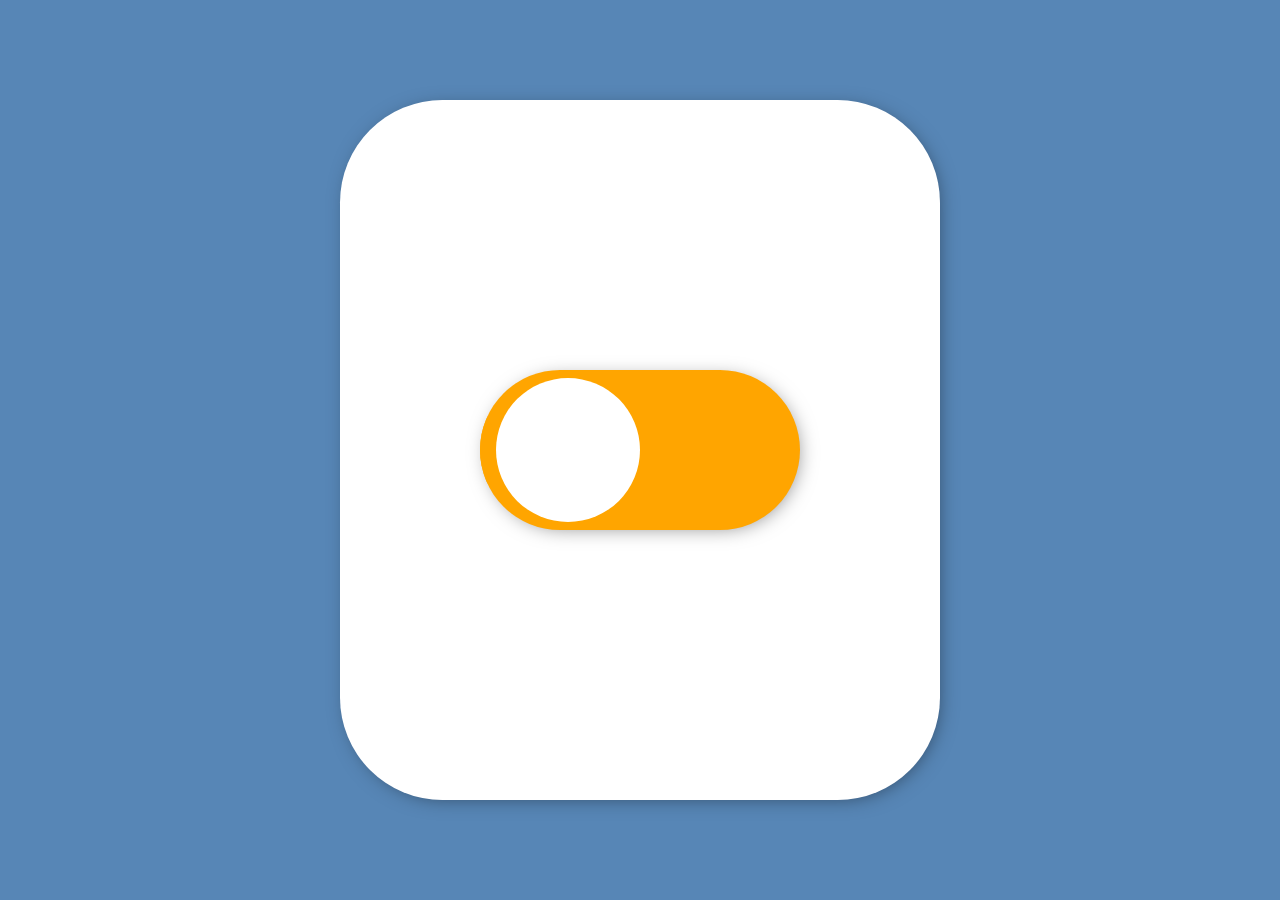
<file: daynight_toggle/index.html>
<!DOCTYPE html>
<html lang="en">

<head>
  <meta charset="UTF-8">
  <meta name="viewport" content="width=device-width, initial-scale=1.0">
  <title>DayNight Toggle</title>
  <link rel="stylesheet" href="style.css">
</head>

<body>
  <div class="container" data-state="day">
    <div class="toggle--wrapper">
      <div class="toggle--knob"></div>
    </div>
  </div>

  <script src="app.js"></script>
</body>

</html>
</file>
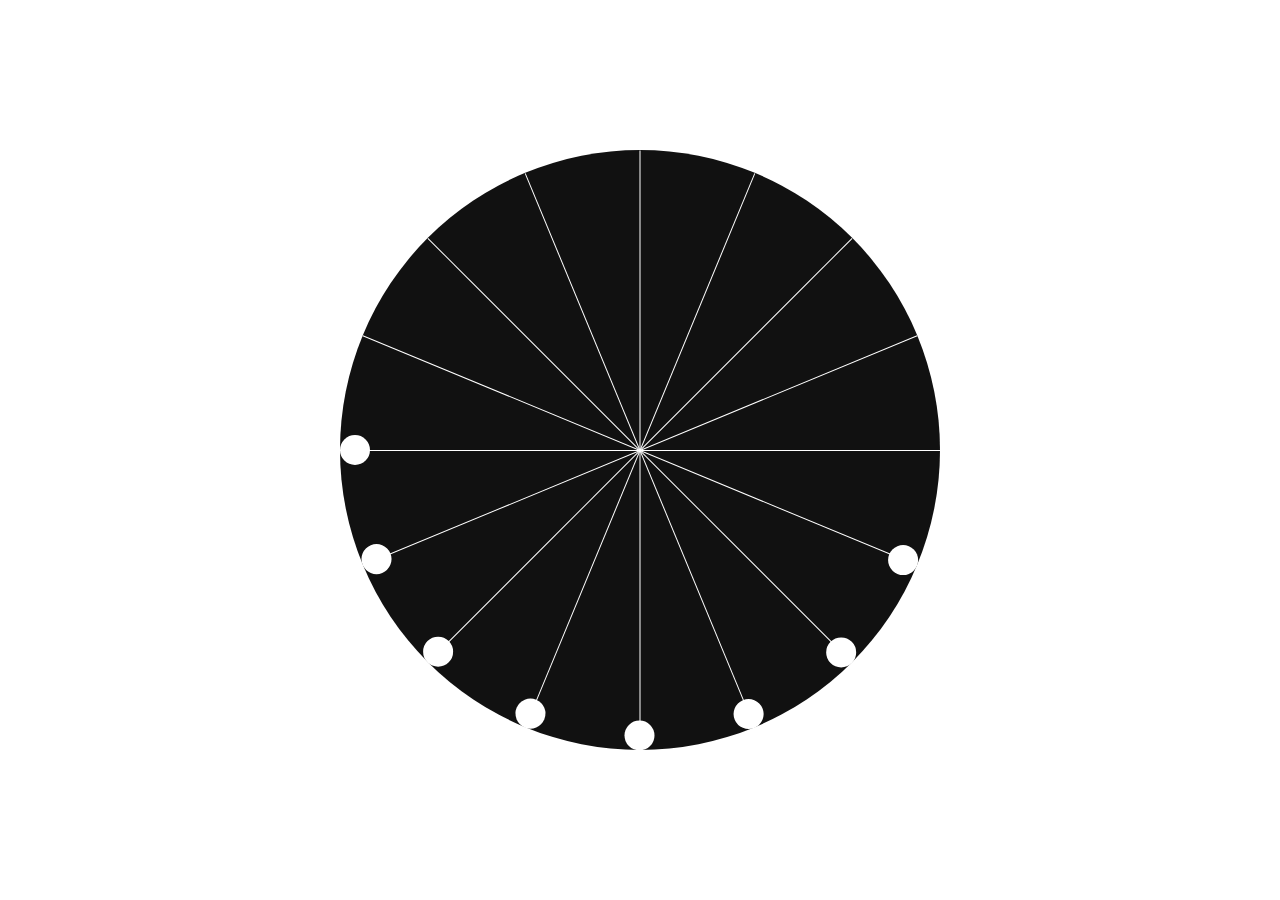
<file: dot_move/index.html>
<!DOCTYPE html>
<html lang="en">

<head>
  <meta charset="UTF-8">
  <meta name="viewport" content="width=device-width, initial-scale=1.0">
  <title>DOT MOVE</title>
  <link rel="stylesheet" href="style.css">
</head>

<body>
  <div class="container">
    <div class="line">
      <div class="circle"></div>
    </div>
    <div class="line">
      <div class="circle"></div>
    </div>
    <div class="line">
      <div class="circle"></div>
    </div>
    <div class="line">
      <div class="circle"></div>
    </div>
    <div class="line">
      <div class="circle"></div>
    </div>
    <div class="line">
      <div class="circle"></div>
    </div>
    <div class="line">
      <div class="circle"></div>
    </div>
    <div class="line">
      <div class="circle"></div>
    </div>
  </div>
</body>

</html>
</file>
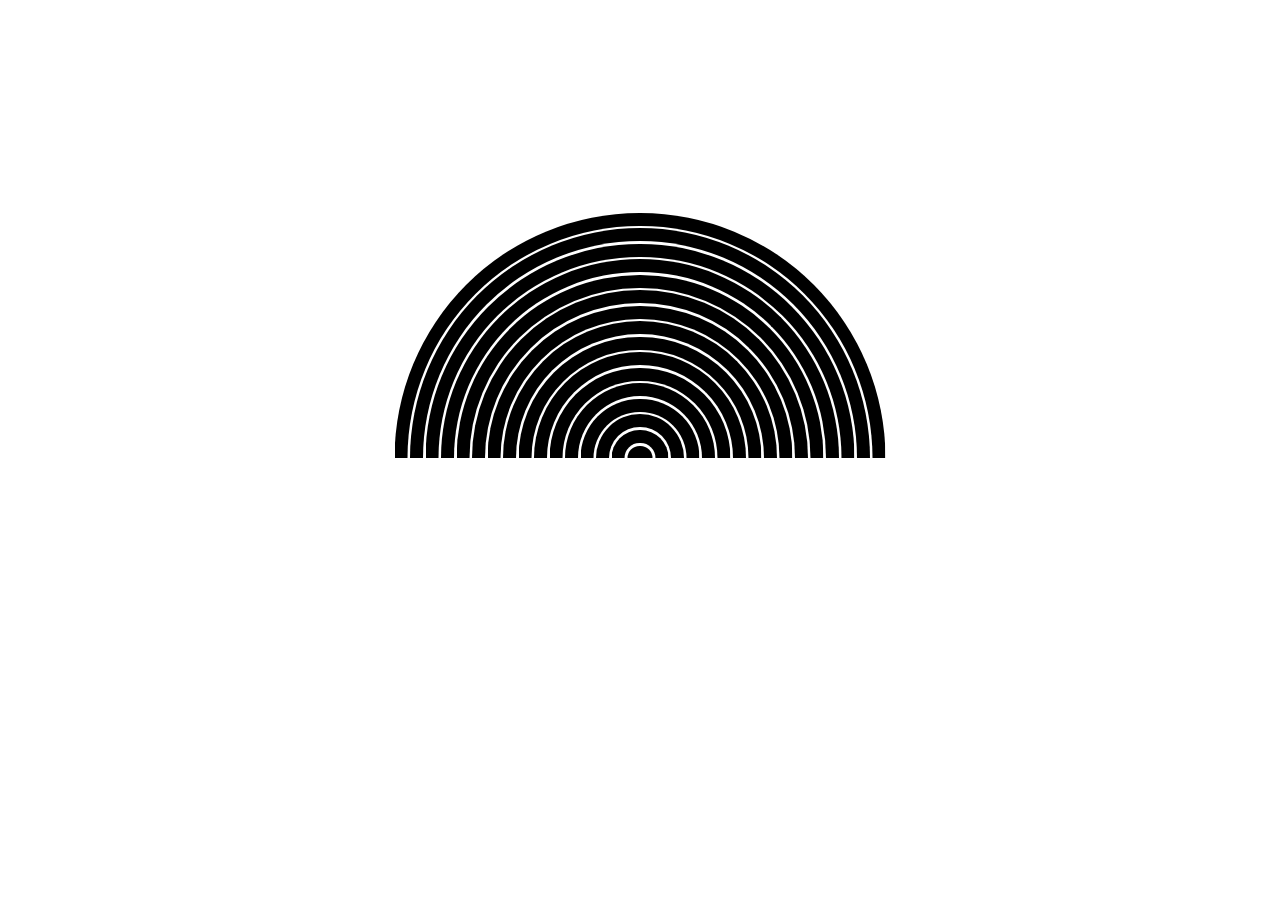
<file: mesmerizing/index.html>
<!DOCTYPE html>
<html lang="en">

<head>
  <meta charset="UTF-8">
  <meta name="viewport" content="width=device-width, initial-scale=1.0">
  <title>MESMERIZING</title>
  <link rel="stylesheet" href="css/main.css">
</head>

<body>
  <div class="holder">
    <div class="circle"></div>
    <div class="circle"></div>
    <div class="circle"></div>
    <div class="circle"></div>
    <div class="circle"></div>
    <div class="circle"></div>
    <div class="circle"></div>
    <div class="circle"></div>
    <div class="circle"></div>
    <div class="circle"></div>
    <div class="circle"></div>
    <div class="circle"></div>
    <div class="circle"></div>
    <div class="circle"></div>
    <div class="circle"></div>
    <div class="circle"></div>
  </div>
</body>

</html>
</file>
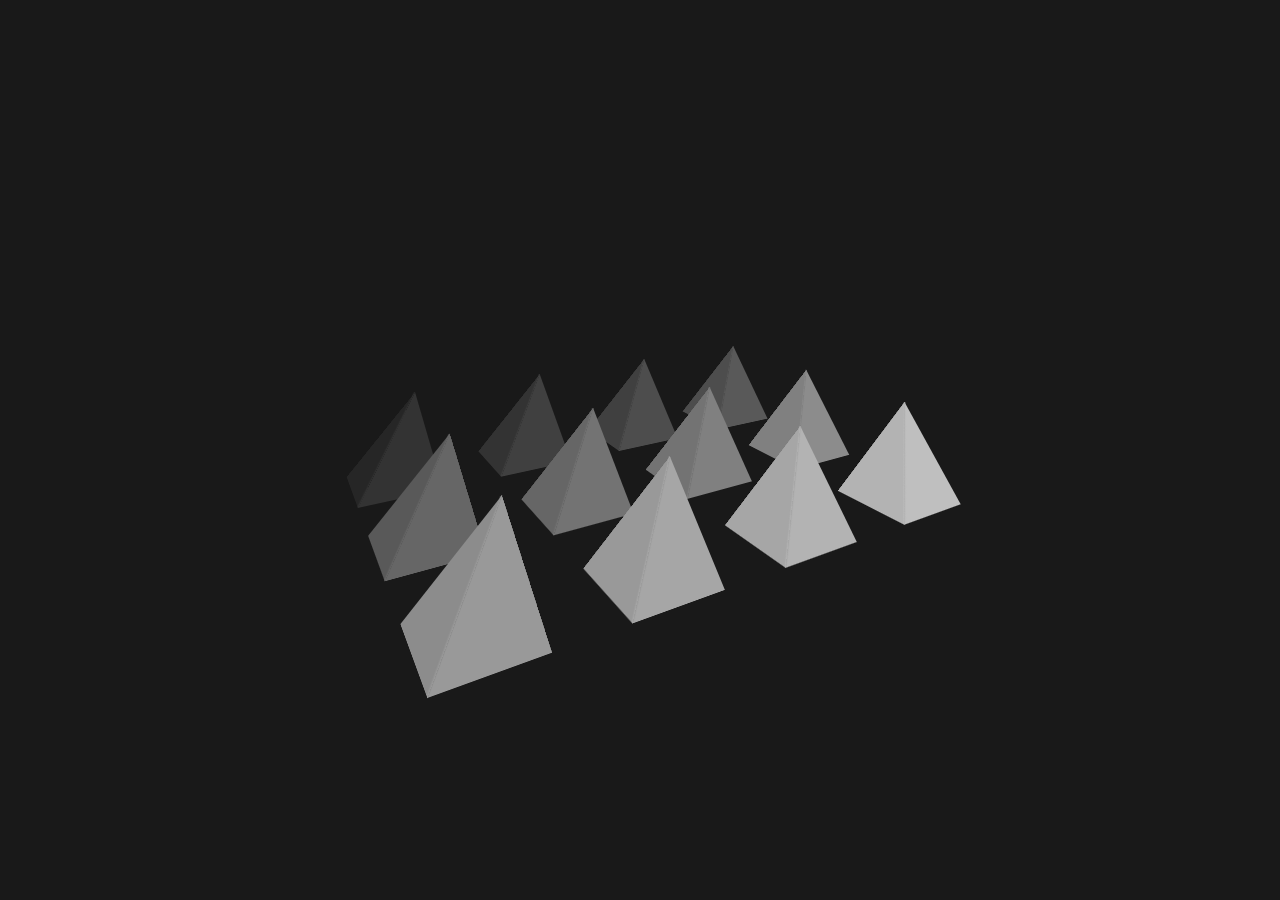
<file: pyramid_experiment/index.html>
<!DOCTYPE html>
<html lang="en">

<head>
  <meta charset="UTF-8">
  <meta name="viewport" content="width=device-width, initial-scale=1.0">
  <title>Pyramid Experiment</title>
  <link rel="stylesheet" href="style.css">
</head>

<body>
  <div class="assembly">
    <div class="pyramid">
      <div class="pyramid__face pyramid__face--lateral"></div>
      <div class="pyramid__face pyramid__face--lateral"></div>
      <div class="pyramid__face pyramid__face--lateral"></div>
      <div class="pyramid__face pyramid__face--lateral"></div>
      <div class="pyramid__face pyramid__face--base"></div>
    </div>
    <div class="pyramid">
      <div class="pyramid__face pyramid__face--lateral"></div>
      <div class="pyramid__face pyramid__face--lateral"></div>
      <div class="pyramid__face pyramid__face--lateral"></div>
      <div class="pyramid__face pyramid__face--lateral"></div>
      <div class="pyramid__face pyramid__face--base"></div>
    </div>
    <div class="pyramid">
      <div class="pyramid__face pyramid__face--lateral"></div>
      <div class="pyramid__face pyramid__face--lateral"></div>
      <div class="pyramid__face pyramid__face--lateral"></div>
      <div class="pyramid__face pyramid__face--lateral"></div>
      <div class="pyramid__face pyramid__face--base"></div>
    </div>
    <div class="pyramid">
      <div class="pyramid__face pyramid__face--lateral"></div>
      <div class="pyramid__face pyramid__face--lateral"></div>
      <div class="pyramid__face pyramid__face--lateral"></div>
      <div class="pyramid__face pyramid__face--lateral"></div>
      <div class="pyramid__face pyramid__face--base"></div>
    </div>
    <div class="pyramid">
      <div class="pyramid__face pyramid__face--lateral"></div>
      <div class="pyramid__face pyramid__face--lateral"></div>
      <div class="pyramid__face pyramid__face--lateral"></div>
      <div class="pyramid__face pyramid__face--lateral"></div>
      <div class="pyramid__face pyramid__face--base"></div>
    </div>
    <div class="pyramid">
      <div class="pyramid__face pyramid__face--lateral"></div>
      <div class="pyramid__face pyramid__face--lateral"></div>
      <div class="pyramid__face pyramid__face--lateral"></div>
      <div class="pyramid__face pyramid__face--lateral"></div>
      <div class="pyramid__face pyramid__face--base"></div>
    </div>
    <div class="pyramid">
      <div class="pyramid__face pyramid__face--lateral"></div>
      <div class="pyramid__face pyramid__face--lateral"></div>
      <div class="pyramid__face pyramid__face--lateral"></div>
      <div class="pyramid__face pyramid__face--lateral"></div>
      <div class="pyramid__face pyramid__face--base"></div>
    </div>
    <div class="pyramid">
      <div class="pyramid__face pyramid__face--lateral"></div>
      <div class="pyramid__face pyramid__face--lateral"></div>
      <div class="pyramid__face pyramid__face--lateral"></div>
      <div class="pyramid__face pyramid__face--lateral"></div>
      <div class="pyramid__face pyramid__face--base"></div>
    </div>
    <div class="pyramid">
      <div class="pyramid__face pyramid__face--lateral"></div>
      <div class="pyramid__face pyramid__face--lateral"></div>
      <div class="pyramid__face pyramid__face--lateral"></div>
      <div class="pyramid__face pyramid__face--lateral"></div>
      <div class="pyramid__face pyramid__face--base"></div>
    </div>
    <div class="pyramid">
      <div class="pyramid__face pyramid__face--lateral"></div>
      <div class="pyramid__face pyramid__face--lateral"></div>
      <div class="pyramid__face pyramid__face--lateral"></div>
      <div class="pyramid__face pyramid__face--lateral"></div>
      <div class="pyramid__face pyramid__face--base"></div>
    </div>
    <div class="pyramid">
      <div class="pyramid__face pyramid__face--lateral"></div>
      <div class="pyramid__face pyramid__face--lateral"></div>
      <div class="pyramid__face pyramid__face--lateral"></div>
      <div class="pyramid__face pyramid__face--lateral"></div>
      <div class="pyramid__face pyramid__face--base"></div>
    </div>
    <div class="pyramid">
      <div class="pyramid__face pyramid__face--lateral"></div>
      <div class="pyramid__face pyramid__face--lateral"></div>
      <div class="pyramid__face pyramid__face--lateral"></div>
      <div class="pyramid__face pyramid__face--lateral"></div>
      <div class="pyramid__face pyramid__face--base"></div>
    </div>
  </div>
</body>

</html>
</file>
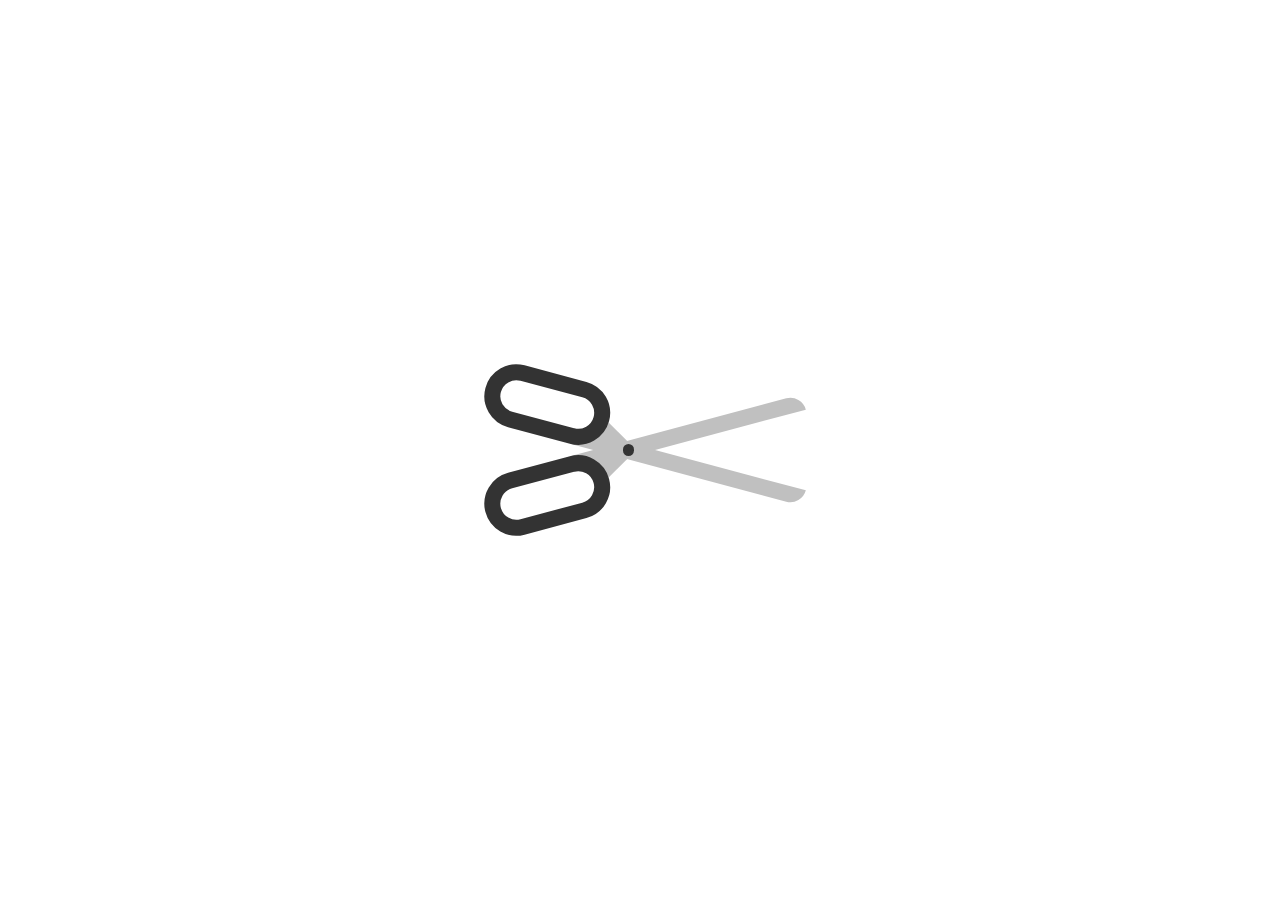
<file: scissors/index.html>
<!DOCTYPE html>
<html lang="en">

<head>
  <meta charset="UTF-8">
  <meta name="viewport" content="width=device-width, initial-scale=1.0">
  <title>Scissors</title>
  <link rel="stylesheet" href="style.css">
</head>

<body>
  <figure class="scissors">
    <div class="half">
      <span class="handle"></span>
      <span class="blade"></span>
    </div>
    <div class="half">
      <span class="handle"></span>
      <span class="blade"></span>
    </div>
    <div class="joint"></div>
  </figure>
</body>

</html>
</file>
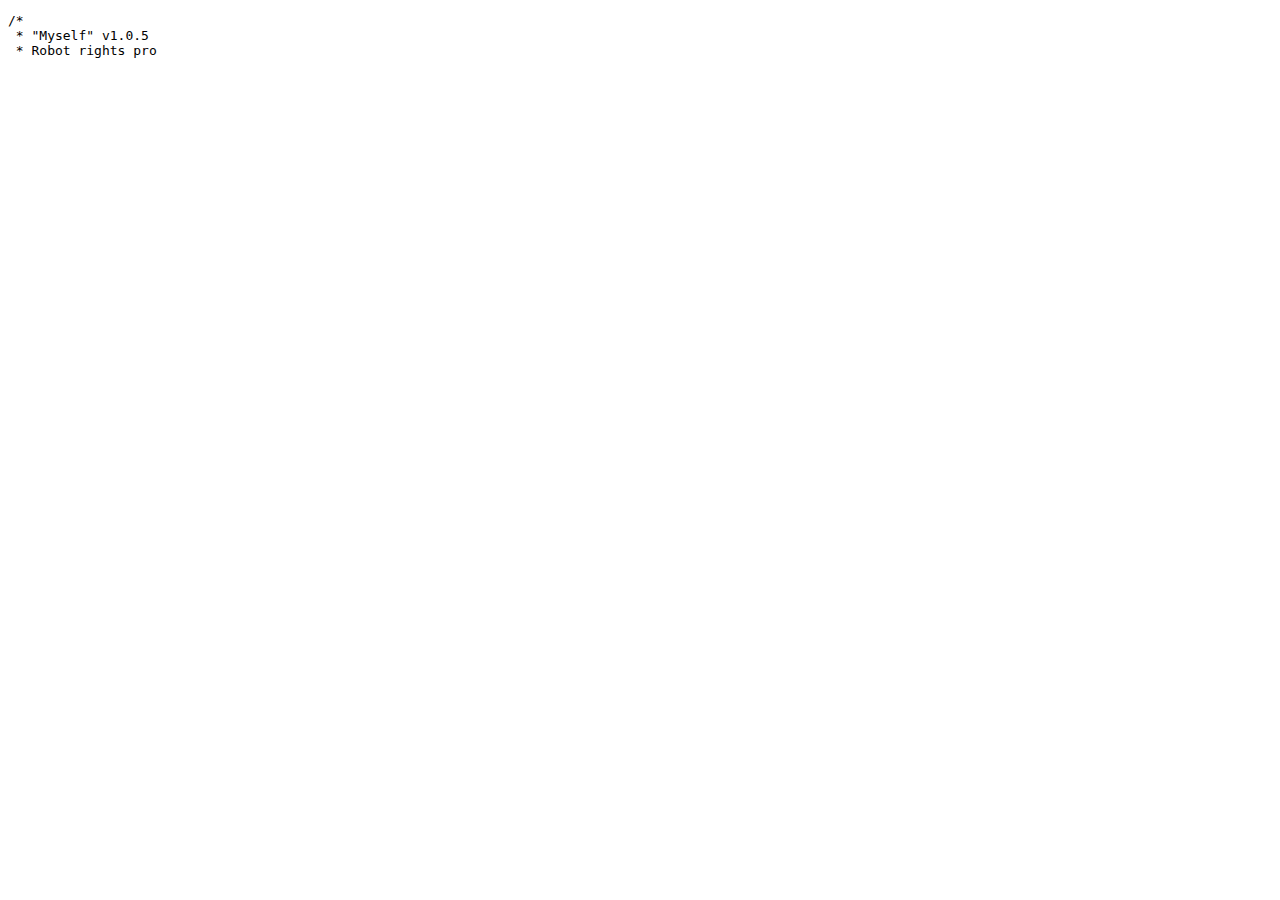
<file: self_code_bot/index.html>
<!DOCTYPE html>
<html lang="en">

<head>
  <meta charset="UTF-8">
  <meta name="viewport" content="width=device-width, initial-scale=1.0">
  <meta http-equiv="X-UA-Compatible" content="ie=edge">
  <title>Self Code Bot</title>
</head>

<body>
  <script src="https://code.jquery.com/jquery-3.3.1.min.js"></script>
  <script src="app.js"></script>
</body>

</html>
</file>
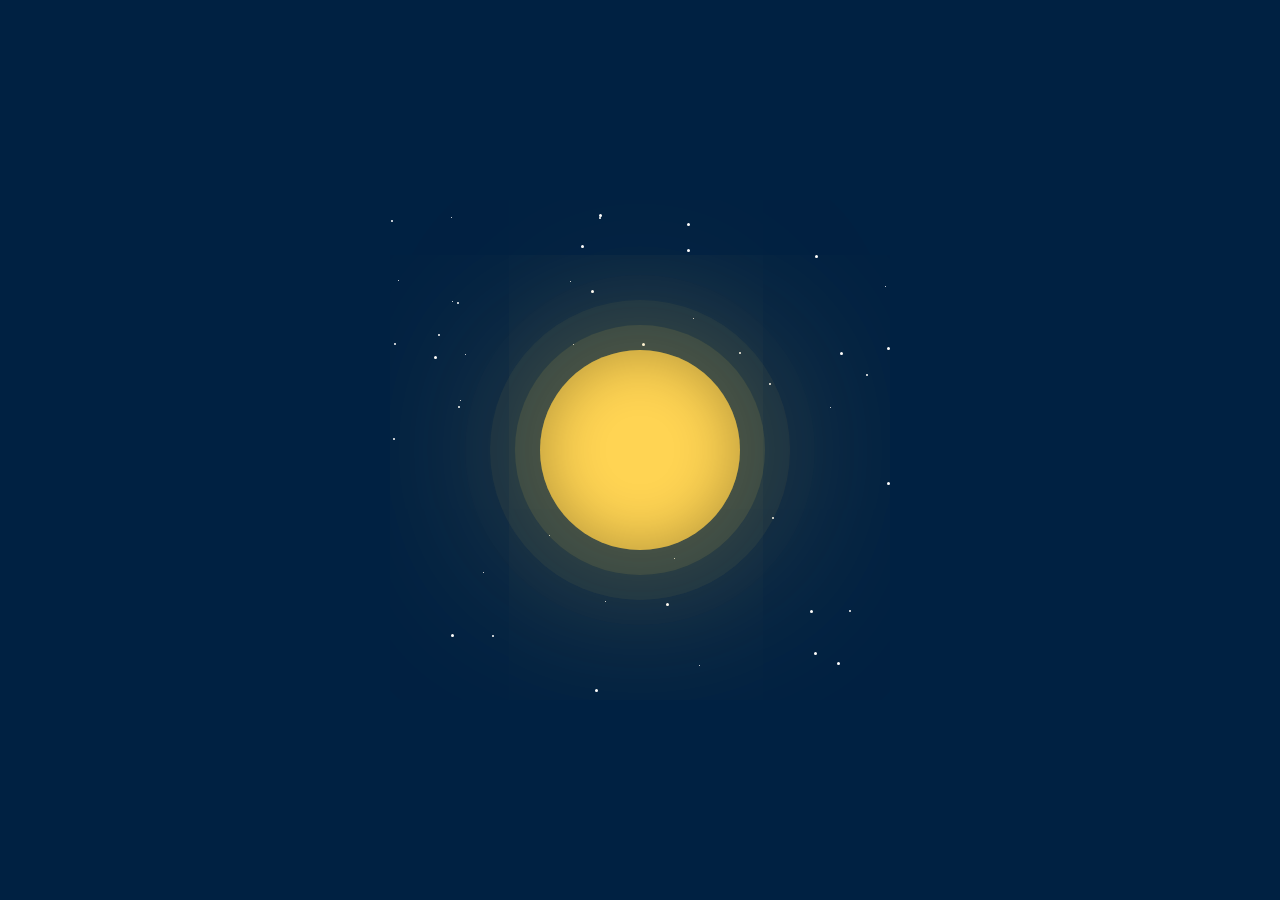
<file: wolf/index.html>
<!DOCTYPE html>
<html lang="en">

<head>
  <meta charset="UTF-8">
  <meta name="viewport" content="width=device-width, initial-scale=1.0">
  <title>WOLF AND MOON</title>
  <link rel="stylesheet" href="css/style.css">
</head>

<body>
  <div class="frame">
    <div class="constellation stars-a">
      <div class="star"></div>
      <div class="star"></div>
      <div class="star"></div>
      <div class="star"></div>
      <div class="star"></div>
      <div class="star"></div>
      <div class="star"></div>
      <div class="star"></div>
      <div class="star"></div>
      <div class="star"></div>
      <div class="star"></div>
      <div class="star"></div>
      <div class="star"></div>
      <div class="star"></div>
      <div class="star"></div>
      <div class="star"></div>
      <div class="star"></div>
      <div class="star"></div>
      <div class="star"></div>
      <div class="star"></div>
      <div class="star"></div>
      <div class="star"></div>
      <div class="star"></div>
      <div class="star"></div>
      <div class="star"></div>
    </div>
    <div class="constellation stars-b">
      <div class="star"></div>
      <div class="star"></div>
      <div class="star"></div>
      <div class="star"></div>
      <div class="star"></div>
      <div class="star"></div>
      <div class="star"></div>
      <div class="star"></div>
      <div class="star"></div>
      <div class="star"></div>
      <div class="star"></div>
      <div class="star"></div>
      <div class="star"></div>
      <div class="star"></div>
      <div class="star"></div>
      <div class="star"></div>
      <div class="star"></div>
      <div class="star"></div>
      <div class="star"></div>
      <div class="star"></div>
      <div class="star"></div>
      <div class="star"></div>
      <div class="star"></div>
      <div class="star"></div>
      <div class="star"></div>
    </div>
    <div class="moon"></div>
    <div class="wolf"></div>
  </div>
</body>

</html>
</file>
<file: daynight_toggle/style.css>
:root {
  --dayBg: #fff;
  --nightBg: #000;
  --toggleDay: orange;
  --toggleNight: midnightblue;
  --size: 105px;
  --toggleBgTransition: background-color 0.3s ease-in;
}

*,
*::before,
*::after {
  box-sizing: border-box;
  padding: 0;
  margin: 0;
}

body {
  background: #5786b6;
  width: 100%;
  height: 100vh;
  display: flex;
  justify-content: center;
  align-items: center;
}

.container {
  background-color: var(--dayBg);
  max-height: 700px;
  min-width: 350px;
  max-width: 600px;
  width: 70vw;
  height: 80vh;
  border-radius: 8vw;
  box-shadow: 3px 3px 20px -6px rgba(0, 0, 0, 0.5);
  transition: background-color 0.7s cubic-bezier(0.5, 0, 0.5, 1);
  display: flex;
  align-items: center;
  justify-content: center;
  padding: 2vmax;
}

.toggle--wrapper {
  background-color: var(--toggleDay);
  width: 20em;
  height: 10em;
  border-radius: 20em;
  padding: 1em;
  display: flex;
  align-items: center;
  overflow: hidden;
  position: relative;
  transition: var(--toggleBgTransition);
  box-shadow: 3px 3px 20px -6px rgba(0, 0, 0, 0.5);
  z-index: 1;
}

.toggle--knob {
  width: 50%;
  height: 0;
  padding-bottom: 50%;
  background: white;
  border-radius: 50%;
  transform: translateX(0);
  transition: transform 0.7s cubic-bezier(0.5, 0, 0.5, 1);
  position: relative;
  border: none;
}

.toggle--knob::before {
  content: "";
  display: block;
  background-color: var(--toggleDay);
  position: absolute;
  width: 100%;
  height: 100%;
  border-radius: 50%;
  left: -100%;
  transform-origin: center top;
  transform: translateX(0);
  transition: transform 0.7s cubic-bezier(0.5, 0, 0.5, 1),
    var(--toggleBgTransition);
}

[data-state="day"] {
  background-color: var(--dayBg);
}

[data-state="day"] .toggle--wrapper {
  background-color: var(--toggleDay);
}

[data-state="night"] {
  background-color: var(--nightBg);
}

[data-state="night"] .toggle--wrapper {
  background-color: var(--toggleNight);
}

[data-state="night"] .toggle--knob {
  transform: translateX(100%) rotate(25deg);
}

[data-state="night"] .toggle--knob::before {
  transform: translateX(100%) rotate(45deg);
  background-color: var(--toggleNight);
}
</file>
<file: dot_move/style.css>
*,
*::before,
*::after {
  margin: 0;
  padding: 0;
  box-sizing: border-box;
}

body {
  height: 100vh;
  display: flex;
  align-items: center;
  justify-content: center;
}

.container {
  width: 600px;
  height: 600px;
  background-color: #111;
  border-radius: 50%;
  position: relative;
}

.line {
  width: 100%;
  height: 1px;
  background-color: #fff;
  position: absolute;
  top: 50%;
}

.circle {
  width: 30px;
  height: 30px;
  background-color: #fff;
  position: absolute;
  border-radius: 50%;
  top: -15px;
  animation: move 1.6s infinite alternate ease-in-out;
}

.line:nth-child(1) {
  transform: rotate(-22.5deg);
}
.line:nth-child(1) .circle {
  animation-delay: -0.2s;
}

.line:nth-child(2) {
  transform: rotate(-45deg);
}
.line:nth-child(2) .circle {
  animation-delay: -0.4s;
}

.line:nth-child(3) {
  transform: rotate(-67.5deg);
}
.line:nth-child(3) .circle {
  animation-delay: -0.6s;
}

.line:nth-child(4) {
  transform: rotate(-90deg);
}
.line:nth-child(4) .circle {
  animation-delay: -0.8s;
}

.line:nth-child(5) {
  transform: rotate(-112.5deg);
}
.line:nth-child(5) .circle {
  animation-delay: -1s;
}

.line:nth-child(6) {
  transform: rotate(-135deg);
}
.line:nth-child(6) .circle {
  animation-delay: -1.2s;
}

.line:nth-child(7) {
  transform: rotate(-157.5deg);
}
.line:nth-child(7) .circle {
  animation-delay: -1.4s;
}

.line:nth-child(8) {
  transform: rotate(0);
}
.line:nth-child(8) .circle {
  animation-delay: 0;
}

@keyframes move {
  from {
    left: 0;
  }
  to {
    left: 570px;
  }
}

@media screen and (max-width: 600px) {
  .container {
    width: 300px;
    height: 300px;
  }

  .circle {
    width: 20px;
    height: 20px;
    top: -10px;
  }

  @keyframes move {
    from {
      left: 0;
    }
    to {
      left: 280px;
    }
  }
}
</file>
<file: mesmerizing/css/main.css>
body {
  overflow: hidden;
  height: 100vh;
  display: flex;
  align-items: center;
  justify-content: center;
}

.holder {
  position: relative;
}
.holder .circle {
  border-radius: 100% 100% 0 0;
  position: absolute;
  bottom: 0;
  left: 50%;
  transform: translateX(-50%);
  transform-origin: bottom center;
}
.holder .circle:nth-child(1) {
  background: black;
  border-bottom: none;
  border-radius: 25px 25px 0 0;
  width: 25px;
  height: 12.5px;
  z-index: 15;
  animation: circle-1 10s infinite ease-in-out;
}
@keyframes circle-1 {
  0% {
    transform: translateX(-50%) rotate(0deg);
  }
  100% {
    transform: translateX(-50%) rotate(-360deg);
  }
}
.holder .circle:nth-child(2) {
  border: 13px solid black;
  border-bottom: none;
  border-radius: 31px 31px 0 0;
  width: 31px;
  height: 15.5px;
  z-index: 14;
  animation: circle-2 10s infinite ease-in-out;
}
@keyframes circle-2 {
  0% {
    transform: translateX(-50%) rotate(0deg);
  }
  100% {
    transform: translateX(-50%) rotate(-720deg);
  }
}
.holder .circle:nth-child(3) {
  border: 13px solid black;
  border-bottom: none;
  border-radius: 62px 62px 0 0;
  width: 62px;
  height: 31px;
  z-index: 13;
  animation: circle-3 10s infinite ease-in-out;
}
@keyframes circle-3 {
  0% {
    transform: translateX(-50%) rotate(0deg);
  }
  100% {
    transform: translateX(-50%) rotate(-1080deg);
  }
}
.holder .circle:nth-child(4) {
  border: 13px solid black;
  border-bottom: none;
  border-radius: 93px 93px 0 0;
  width: 93px;
  height: 46.5px;
  z-index: 12;
  animation: circle-4 10s infinite ease-in-out;
}
@keyframes circle-4 {
  0% {
    transform: translateX(-50%) rotate(0deg);
  }
  100% {
    transform: translateX(-50%) rotate(-1440deg);
  }
}
.holder .circle:nth-child(5) {
  border: 13px solid black;
  border-bottom: none;
  border-radius: 124px 124px 0 0;
  width: 124px;
  height: 62px;
  z-index: 11;
  animation: circle-5 10s infinite ease-in-out;
}
@keyframes circle-5 {
  0% {
    transform: translateX(-50%) rotate(0deg);
  }
  100% {
    transform: translateX(-50%) rotate(-1800deg);
  }
}
.holder .circle:nth-child(6) {
  border: 13px solid black;
  border-bottom: none;
  border-radius: 155px 155px 0 0;
  width: 155px;
  height: 77.5px;
  z-index: 10;
  animation: circle-6 10s infinite ease-in-out;
}
@keyframes circle-6 {
  0% {
    transform: translateX(-50%) rotate(0deg);
  }
  100% {
    transform: translateX(-50%) rotate(-2160deg);
  }
}
.holder .circle:nth-child(7) {
  border: 13px solid black;
  border-bottom: none;
  border-radius: 186px 186px 0 0;
  width: 186px;
  height: 93px;
  z-index: 9;
  animation: circle-7 10s infinite ease-in-out;
}
@keyframes circle-7 {
  0% {
    transform: translateX(-50%) rotate(0deg);
  }
  100% {
    transform: translateX(-50%) rotate(-2520deg);
  }
}
.holder .circle:nth-child(8) {
  border: 13px solid black;
  border-bottom: none;
  border-radius: 217px 217px 0 0;
  width: 217px;
  height: 108.5px;
  z-index: 8;
  animation: circle-8 10s infinite ease-in-out;
}
@keyframes circle-8 {
  0% {
    transform: translateX(-50%) rotate(0deg);
  }
  100% {
    transform: translateX(-50%) rotate(-2880deg);
  }
}
.holder .circle:nth-child(9) {
  border: 13px solid black;
  border-bottom: none;
  border-radius: 248px 248px 0 0;
  width: 248px;
  height: 124px;
  z-index: 7;
  animation: circle-9 10s infinite ease-in-out;
}
@keyframes circle-9 {
  0% {
    transform: translateX(-50%) rotate(0deg);
  }
  100% {
    transform: translateX(-50%) rotate(-3240deg);
  }
}
.holder .circle:nth-child(10) {
  border: 13px solid black;
  border-bottom: none;
  border-radius: 279px 279px 0 0;
  width: 279px;
  height: 139.5px;
  z-index: 6;
  animation: circle-10 10s infinite ease-in-out;
}
@keyframes circle-10 {
  0% {
    transform: translateX(-50%) rotate(0deg);
  }
  100% {
    transform: translateX(-50%) rotate(-3600deg);
  }
}
.holder .circle:nth-child(11) {
  border: 13px solid black;
  border-bottom: none;
  border-radius: 310px 310px 0 0;
  width: 310px;
  height: 155px;
  z-index: 5;
  animation: circle-11 10s infinite ease-in-out;
}
@keyframes circle-11 {
  0% {
    transform: translateX(-50%) rotate(0deg);
  }
  100% {
    transform: translateX(-50%) rotate(-3960deg);
  }
}
.holder .circle:nth-child(12) {
  border: 13px solid black;
  border-bottom: none;
  border-radius: 341px 341px 0 0;
  width: 341px;
  height: 170.5px;
  z-index: 4;
  animation: circle-12 10s infinite ease-in-out;
}
@keyframes circle-12 {
  0% {
    transform: translateX(-50%) rotate(0deg);
  }
  100% {
    transform: translateX(-50%) rotate(-4320deg);
  }
}
.holder .circle:nth-child(13) {
  border: 13px solid black;
  border-bottom: none;
  border-radius: 372px 372px 0 0;
  width: 372px;
  height: 186px;
  z-index: 3;
  animation: circle-13 10s infinite ease-in-out;
}
@keyframes circle-13 {
  0% {
    transform: translateX(-50%) rotate(0deg);
  }
  100% {
    transform: translateX(-50%) rotate(-4680deg);
  }
}
.holder .circle:nth-child(14) {
  border: 13px solid black;
  border-bottom: none;
  border-radius: 403px 403px 0 0;
  width: 403px;
  height: 201.5px;
  z-index: 2;
  animation: circle-14 10s infinite ease-in-out;
}
@keyframes circle-14 {
  0% {
    transform: translateX(-50%) rotate(0deg);
  }
  100% {
    transform: translateX(-50%) rotate(-5040deg);
  }
}
.holder .circle:nth-child(15) {
  border: 13px solid black;
  border-bottom: none;
  border-radius: 434px 434px 0 0;
  width: 434px;
  height: 217px;
  z-index: 1;
  animation: circle-15 10s infinite ease-in-out;
}
@keyframes circle-15 {
  0% {
    transform: translateX(-50%) rotate(0deg);
  }
  100% {
    transform: translateX(-50%) rotate(-5400deg);
  }
}
.holder .circle:nth-child(16) {
  border: 13px solid black;
  border-bottom: none;
  border-radius: 465px 465px 0 0;
  width: 465px;
  height: 232.5px;
  z-index: 0;
  animation: circle-16 10s infinite ease-in-out;
}
@keyframes circle-16 {
  0% {
    transform: translateX(-50%) rotate(0deg);
  }
  100% {
    transform: translateX(-50%) rotate(-5760deg);
  }
}

/*# sourceMappingURL=main.css.map */
</file>
<file: pyramid_experiment/style.css>
html,
body {
  height: 100%;
}

body {
  overflow: hidden;
  margin: 0;
  perspective: 40em;
  background: #191919;
}

.assembly {
  transform: translateY(2.5em) rotateX(-22.5deg) rotateY(30deg);
}
.assembly,
.assembly * {
  position: absolute;
  bottom: 50%;
  left: 50%;
  transform-style: preserve-3d;
}

.pyramid:nth-child(1) {
  transform: translate3d(-13.125em, 0, -8.75em);
  animation: pos1 4s linear infinite;
  /* 2 classes because specificity */
}
.pyramid:nth-child(1) .pyramid__face.pyramid__face--base {
  animation-name: baseshade1;
}
.pyramid:nth-child(1) .pyramid__face--lateral:nth-child(1) {
  color: #666666;
}
.pyramid:nth-child(1) .pyramid__face--lateral:nth-child(2) {
  color: #333333;
}
.pyramid:nth-child(1) .pyramid__face--lateral:nth-child(3) {
  color: #262626;
}
.pyramid:nth-child(1) .pyramid__face--lateral:nth-child(4) {
  color: #666666;
}
@keyframes pos1 {
  0%,
  5%,
  45%,
  55%,
  95%,
  100% {
    transform: translate3d(-13.125em, 0, -8.75em);
  }
  15%,
  35% {
    transform: translate3d(-18.125em, -2.5em, 0em) rotateY(90deg)
      rotateX(-90deg);
  }
  20%,
  30% {
    transform: translate3d(-15.625em, -2.5em, 0em) rotateY(90deg)
      rotateX(-90deg);
  }
  65%,
  85% {
    transform: translate3d(0, 0, -17.5em) rotateY(-45deg) translate(-5.3033em)
      rotateY(-45deg);
  }
  70%,
  80% {
    transform: translate3d(0, 0, -17.5em) rotateY(-45deg) translate(-3.53553em)
      rotateY(-45deg);
  }
}
@keyframes baseshade1 {
  20%,
  30% {
    background: #141414;
  }
}
.pyramid:nth-child(2) {
  transform: translate3d(-13.125em, 0, 0em);
  animation: pos2 4s linear infinite;
}
.pyramid:nth-child(2) .pyramid__face--lateral:nth-child(1) {
  color: #666666;
}
.pyramid:nth-child(2) .pyramid__face--lateral:nth-child(2) {
  color: #666666;
}
.pyramid:nth-child(2) .pyramid__face--lateral:nth-child(3) {
  color: #595959;
}
.pyramid:nth-child(2) .pyramid__face--lateral:nth-child(4) {
  color: #666666;
}
@keyframes pos2 {
  0%,
  5%,
  45%,
  55%,
  95%,
  100% {
    transform: translate3d(-13.125em, 0, 0em);
  }
  65%,
  85% {
    transform: translate3d(0, 0, 0em) rotateY(-45deg) translate(-5.3033em)
      rotateY(-45deg);
  }
  70%,
  80% {
    transform: translate3d(0, 0, 0em) rotateY(-45deg) translate(-3.53553em)
      rotateY(-45deg);
  }
}
.pyramid:nth-child(3) {
  transform: translate3d(-13.125em, 0, 8.75em);
  animation: pos3 4s linear infinite;
  /* 2 classes because specificity */
}
.pyramid:nth-child(3) .pyramid__face.pyramid__face--base {
  animation-name: baseshade3;
}
.pyramid:nth-child(3) .pyramid__face--lateral:nth-child(1) {
  color: #666666;
}
.pyramid:nth-child(3) .pyramid__face--lateral:nth-child(2) {
  color: #999999;
}
.pyramid:nth-child(3) .pyramid__face--lateral:nth-child(3) {
  color: #8c8c8c;
}
.pyramid:nth-child(3) .pyramid__face--lateral:nth-child(4) {
  color: #666666;
}
@keyframes pos3 {
  0%,
  5%,
  45%,
  55%,
  95%,
  100% {
    transform: translate3d(-13.125em, 0, 8.75em);
  }
  15%,
  35% {
    transform: translate3d(-13.125em, -2.5em, 5em) rotate(-90deg) rotateX(90deg);
  }
  20%,
  30% {
    transform: translate3d(-13.125em, -2.5em, 2.5em) rotate(-90deg)
      rotateX(90deg);
  }
  65%,
  85% {
    transform: translate3d(0, 0, 17.5em) rotateY(-45deg) translate(-5.3033em)
      rotateY(-45deg);
  }
  70%,
  80% {
    transform: translate3d(0, 0, 17.5em) rotateY(-45deg) translate(-3.53553em)
      rotateY(-45deg);
  }
}
@keyframes baseshade3 {
  20%,
  30% {
    background: #3d3d3d;
  }
}
.pyramid:nth-child(4) {
  transform: translate3d(-4.375em, 0, -8.75em);
  animation: pos4 4s linear infinite;
  /* 2 classes because specificity */
}
.pyramid:nth-child(4) .pyramid__face.pyramid__face--base {
  animation-name: baseshade4;
}
.pyramid:nth-child(4) .pyramid__face--lateral:nth-child(1) {
  color: #7a7a7a;
}
.pyramid:nth-child(4) .pyramid__face--lateral:nth-child(2) {
  color: #404040;
}
.pyramid:nth-child(4) .pyramid__face--lateral:nth-child(3) {
  color: #333333;
}
.pyramid:nth-child(4) .pyramid__face--lateral:nth-child(4) {
  color: #7a7a7a;
}
@keyframes pos4 {
  0%,
  5%,
  45%,
  55%,
  95%,
  100% {
    transform: translate3d(-4.375em, 0, -8.75em);
  }
  15%,
  35% {
    transform: translate3d(-9.375em, -2.5em, 0em) rotateY(90deg) rotateX(-90deg);
  }
  20%,
  30% {
    transform: translate3d(-6.875em, -2.5em, 0em) rotateY(90deg) rotateX(-90deg);
  }
  65%,
  85% {
    transform: translate3d(0, 0, -17.5em) rotateY(45deg) translate(-5.3033em)
      rotateY(-45deg);
  }
  70%,
  80% {
    transform: translate3d(0, 0, -17.5em) rotateY(45deg) translate(-3.53553em)
      rotateY(-45deg);
  }
}
@keyframes baseshade4 {
  20%,
  30% {
    background: #292929;
  }
}
.pyramid:nth-child(5) {
  transform: translate3d(-4.375em, 0, 0em);
  animation: pos5 4s linear infinite;
}
.pyramid:nth-child(5) .pyramid__face--lateral:nth-child(1) {
  color: #7a7a7a;
}
.pyramid:nth-child(5) .pyramid__face--lateral:nth-child(2) {
  color: #737373;
}
.pyramid:nth-child(5) .pyramid__face--lateral:nth-child(3) {
  color: #666666;
}
.pyramid:nth-child(5) .pyramid__face--lateral:nth-child(4) {
  color: #7a7a7a;
}
@keyframes pos5 {
  0%,
  5%,
  45%,
  55%,
  95%,
  100% {
    transform: translate3d(-4.375em, 0, 0em);
  }
  65%,
  85% {
    transform: translate3d(0, 0, 0em) rotateY(45deg) translate(-5.3033em)
      rotateY(-45deg);
  }
  70%,
  80% {
    transform: translate3d(0, 0, 0em) rotateY(45deg) translate(-3.53553em)
      rotateY(-45deg);
  }
}
.pyramid:nth-child(6) {
  transform: translate3d(-4.375em, 0, 8.75em);
  animation: pos6 4s linear infinite;
  /* 2 classes because specificity */
}
.pyramid:nth-child(6) .pyramid__face.pyramid__face--base {
  animation-name: baseshade6;
}
.pyramid:nth-child(6) .pyramid__face--lateral:nth-child(1) {
  color: #7a7a7a;
}
.pyramid:nth-child(6) .pyramid__face--lateral:nth-child(2) {
  color: #a6a6a6;
}
.pyramid:nth-child(6) .pyramid__face--lateral:nth-child(3) {
  color: #999999;
}
.pyramid:nth-child(6) .pyramid__face--lateral:nth-child(4) {
  color: #7a7a7a;
}
@keyframes pos6 {
  0%,
  5%,
  45%,
  55%,
  95%,
  100% {
    transform: translate3d(-4.375em, 0, 8.75em);
  }
  15%,
  35% {
    transform: translate3d(-4.375em, -2.5em, 5em) rotate(-90deg) rotateX(90deg);
  }
  20%,
  30% {
    transform: translate3d(-4.375em, -2.5em, 2.5em) rotate(-90deg)
      rotateX(90deg);
  }
  65%,
  85% {
    transform: translate3d(0, 0, 17.5em) rotateY(45deg) translate(-5.3033em)
      rotateY(-45deg);
  }
  70%,
  80% {
    transform: translate3d(0, 0, 17.5em) rotateY(45deg) translate(-3.53553em)
      rotateY(-45deg);
  }
}
@keyframes baseshade6 {
  20%,
  30% {
    background: #525252;
  }
}
.pyramid:nth-child(7) {
  transform: translate3d(4.375em, 0, -8.75em);
  animation: pos7 4s linear infinite;
  /* 2 classes because specificity */
}
.pyramid:nth-child(7) .pyramid__face.pyramid__face--base {
  animation-name: baseshade7;
}
.pyramid:nth-child(7) .pyramid__face--lateral:nth-child(1) {
  color: #8f8f8f;
}
.pyramid:nth-child(7) .pyramid__face--lateral:nth-child(2) {
  color: #4d4d4d;
}
.pyramid:nth-child(7) .pyramid__face--lateral:nth-child(3) {
  color: #404040;
}
.pyramid:nth-child(7) .pyramid__face--lateral:nth-child(4) {
  color: #8f8f8f;
}
@keyframes pos7 {
  0%,
  5%,
  45%,
  55%,
  95%,
  100% {
    transform: translate3d(4.375em, 0, -8.75em);
  }
  15%,
  35% {
    transform: translate3d(-0.625em, -2.5em, 0em) rotateY(90deg) rotateX(-90deg);
  }
  20%,
  30% {
    transform: translate3d(1.875em, -2.5em, 0em) rotateY(90deg) rotateX(-90deg);
  }
  65%,
  85% {
    transform: translate3d(0, 0, -17.5em) rotateY(135deg) translate(-5.3033em)
      rotateY(-45deg);
  }
  70%,
  80% {
    transform: translate3d(0, 0, -17.5em) rotateY(135deg) translate(-3.53553em)
      rotateY(-45deg);
  }
}
@keyframes baseshade7 {
  20%,
  30% {
    background: #3d3d3d;
  }
}
.pyramid:nth-child(8) {
  transform: translate3d(4.375em, 0, 0em);
  animation: pos8 4s linear infinite;
}
.pyramid:nth-child(8) .pyramid__face--lateral:nth-child(1) {
  color: #8f8f8f;
}
.pyramid:nth-child(8) .pyramid__face--lateral:nth-child(2) {
  color: gray;
}
.pyramid:nth-child(8) .pyramid__face--lateral:nth-child(3) {
  color: #737373;
}
.pyramid:nth-child(8) .pyramid__face--lateral:nth-child(4) {
  color: #8f8f8f;
}
@keyframes pos8 {
  0%,
  5%,
  45%,
  55%,
  95%,
  100% {
    transform: translate3d(4.375em, 0, 0em);
  }
  65%,
  85% {
    transform: translate3d(0, 0, 0em) rotateY(135deg) translate(-5.3033em)
      rotateY(-45deg);
  }
  70%,
  80% {
    transform: translate3d(0, 0, 0em) rotateY(135deg) translate(-3.53553em)
      rotateY(-45deg);
  }
}
.pyramid:nth-child(9) {
  transform: translate3d(4.375em, 0, 8.75em);
  animation: pos9 4s linear infinite;
  /* 2 classes because specificity */
}
.pyramid:nth-child(9) .pyramid__face.pyramid__face--base {
  animation-name: baseshade9;
}
.pyramid:nth-child(9) .pyramid__face--lateral:nth-child(1) {
  color: #8f8f8f;
}
.pyramid:nth-child(9) .pyramid__face--lateral:nth-child(2) {
  color: #b3b3b3;
}
.pyramid:nth-child(9) .pyramid__face--lateral:nth-child(3) {
  color: #a6a6a6;
}
.pyramid:nth-child(9) .pyramid__face--lateral:nth-child(4) {
  color: #8f8f8f;
}
@keyframes pos9 {
  0%,
  5%,
  45%,
  55%,
  95%,
  100% {
    transform: translate3d(4.375em, 0, 8.75em);
  }
  15%,
  35% {
    transform: translate3d(4.375em, -2.5em, 5em) rotate(-90deg) rotateX(90deg);
  }
  20%,
  30% {
    transform: translate3d(4.375em, -2.5em, 2.5em) rotate(-90deg) rotateX(90deg);
  }
  65%,
  85% {
    transform: translate3d(0, 0, 17.5em) rotateY(135deg) translate(-5.3033em)
      rotateY(-45deg);
  }
  70%,
  80% {
    transform: translate3d(0, 0, 17.5em) rotateY(135deg) translate(-3.53553em)
      rotateY(-45deg);
  }
}
@keyframes baseshade9 {
  20%,
  30% {
    background: #666666;
  }
}
.pyramid:nth-child(10) {
  transform: translate3d(13.125em, 0, -8.75em);
  animation: pos10 4s linear infinite;
  /* 2 classes because specificity */
}
.pyramid:nth-child(10) .pyramid__face.pyramid__face--base {
  animation-name: baseshade10;
}
.pyramid:nth-child(10) .pyramid__face--lateral:nth-child(1) {
  color: #a3a3a3;
}
.pyramid:nth-child(10) .pyramid__face--lateral:nth-child(2) {
  color: #595959;
}
.pyramid:nth-child(10) .pyramid__face--lateral:nth-child(3) {
  color: #4d4d4d;
}
.pyramid:nth-child(10) .pyramid__face--lateral:nth-child(4) {
  color: #a3a3a3;
}
@keyframes pos10 {
  0%,
  5%,
  45%,
  55%,
  95%,
  100% {
    transform: translate3d(13.125em, 0, -8.75em);
  }
  15%,
  35% {
    transform: translate3d(8.125em, -2.5em, 0em) rotateY(90deg) rotateX(-90deg);
  }
  20%,
  30% {
    transform: translate3d(10.625em, -2.5em, 0em) rotateY(90deg) rotateX(-90deg);
  }
  65%,
  85% {
    transform: translate3d(0, 0, -17.5em) rotateY(225deg) translate(-5.3033em)
      rotateY(-45deg);
  }
  70%,
  80% {
    transform: translate3d(0, 0, -17.5em) rotateY(225deg) translate(-3.53553em)
      rotateY(-45deg);
  }
}
@keyframes baseshade10 {
  20%,
  30% {
    background: #525252;
  }
}
.pyramid:nth-child(11) {
  transform: translate3d(13.125em, 0, 0em);
  animation: pos11 4s linear infinite;
}
.pyramid:nth-child(11) .pyramid__face--lateral:nth-child(1) {
  color: #a3a3a3;
}
.pyramid:nth-child(11) .pyramid__face--lateral:nth-child(2) {
  color: #8c8c8c;
}
.pyramid:nth-child(11) .pyramid__face--lateral:nth-child(3) {
  color: gray;
}
.pyramid:nth-child(11) .pyramid__face--lateral:nth-child(4) {
  color: #a3a3a3;
}
@keyframes pos11 {
  0%,
  5%,
  45%,
  55%,
  95%,
  100% {
    transform: translate3d(13.125em, 0, 0em);
  }
  65%,
  85% {
    transform: translate3d(0, 0, 0em) rotateY(225deg) translate(-5.3033em)
      rotateY(-45deg);
  }
  70%,
  80% {
    transform: translate3d(0, 0, 0em) rotateY(225deg) translate(-3.53553em)
      rotateY(-45deg);
  }
}
.pyramid:nth-child(12) {
  transform: translate3d(13.125em, 0, 8.75em);
  animation: pos12 4s linear infinite;
  /* 2 classes because specificity */
}
.pyramid:nth-child(12) .pyramid__face.pyramid__face--base {
  animation-name: baseshade12;
}
.pyramid:nth-child(12) .pyramid__face--lateral:nth-child(1) {
  color: #a3a3a3;
}
.pyramid:nth-child(12) .pyramid__face--lateral:nth-child(2) {
  color: #bfbfbf;
}
.pyramid:nth-child(12) .pyramid__face--lateral:nth-child(3) {
  color: #b3b3b3;
}
.pyramid:nth-child(12) .pyramid__face--lateral:nth-child(4) {
  color: #a3a3a3;
}
@keyframes pos12 {
  0%,
  5%,
  45%,
  55%,
  95%,
  100% {
    transform: translate3d(13.125em, 0, 8.75em);
  }
  15%,
  35% {
    transform: translate3d(13.125em, -2.5em, 5em) rotate(-90deg) rotateX(90deg);
  }
  20%,
  30% {
    transform: translate3d(13.125em, -2.5em, 2.5em) rotate(-90deg)
      rotateX(90deg);
  }
  65%,
  85% {
    transform: translate3d(0, 0, 17.5em) rotateY(225deg) translate(-5.3033em)
      rotateY(-45deg);
  }
  70%,
  80% {
    transform: translate3d(0, 0, 17.5em) rotateY(225deg) translate(-3.53553em)
      rotateY(-45deg);
  }
}
@keyframes baseshade12 {
  20%,
  30% {
    background: #7a7a7a;
  }
}
.pyramid__face {
  margin: 0 -2.5em;
  width: 5em;
  height: 5em;
  backface-visibility: hidden;
}
.pyramid__face--lateral {
  transform-origin: 50% 100%;
}
.pyramid__face--lateral:nth-child(1) {
  animation: inherit;
  animation-name: no-flick;
  transform: rotateY(90deg) translateZ(2.5em);
  background: linear-gradient(
    to right bottom,
    rgba(0, 0, 0, 0) 49%,
    currentColor 50%
  );
  color: #8d8d8d;
}
.pyramid__face--lateral:nth-child(2) {
  height: 7.07107em;
  transform: rotateY(0deg) translateZ(2.5em) rotateX(45deg);
  background: linear-gradient(
    to right bottom,
    rgba(0, 0, 0, 0) 49%,
    currentColor 50%
  );
  color: #979797;
}
.pyramid__face--lateral:nth-child(3) {
  height: 7.07107em;
  transform: rotateY(-90deg) translateZ(2.5em) rotateX(45deg);
  background: linear-gradient(
    to left bottom,
    rgba(0, 0, 0, 0) 49%,
    currentColor 50%
  );
  color: #464646;
}
.pyramid__face--lateral:nth-child(4) {
  animation: inherit;
  animation-name: no-flick;
  transform: rotateY(-180deg) translateZ(2.5em);
  background: linear-gradient(
    to left bottom,
    rgba(0, 0, 0, 0) 49%,
    currentColor 50%
  );
  color: #7e7e7e;
}
.pyramid__face--base {
  transform: rotateX(-90deg) translateZ(2.5em);
  background: #000;
}
.pyramid:not(:nth-child(3n + 2)) .pyramid__face--base {
  animation: inherit;
}

@keyframes no-flick {
  0%,
  69.99%,
  80.01%,
  100% {
    opacity: 0.999;
  }
  70%,
  80% {
    opacity: 0.001;
  }
}
</file>
<file: scissors/style.css>
body {
  margin: 0;
  height: 100vh;
  display: flex;
  align-items: center;
  justify-content: center;
}

.scissors {
  width: 21em;
  height: 7em;
  position: relative;
}

.half {
  position: absolute;
  width: inherit;
  height: 4em;
  transform-origin: 45% bottom;
  --direction: 1;
  transform: rotate(calc(15deg * var(--direction))) scaleY(var(--direction));
}

.half:nth-child(1) {
  --direction: 1;
  top: 0;
}

.half:nth-child(2) {
  --direction: -1;
  top: -1em;
}

.scissors:hover .half {
  animation: cut 2s ease-out;
}

@keyframes cut {
  20%,
  60% {
    transform: rotate(calc(30deg * var(--direction))) scaleY(var(--direction));
  }

  40%,
  80% {
    transform: rotate(calc(5deg * var(--direction))) scaleY(var(--direction));
  }
}

.handle {
  position: absolute;
  box-sizing: border-box;
  width: 8em;
  height: inherit;
  border: 1em solid #333;
  border-radius: 2em;
}

.blade {
  position: absolute;
  width: 15em;
  height: 1em;
  background-color: silver;
  top: 3em;
  left: 6em;
  z-index: -1;
  border-radius: 0 0 1em 0;
}

.blade::before {
  content: "";
  position: absolute;
  border-style: solid;
  border-width: 0 1.8em 1em 1.8em;
  border-color: transparent transparent silver transparent;
  top: -0.96em;
  left: 0.2em;
}

.joint {
  position: absolute;
  width: 0.7em;
  height: 0.7em;
  border-radius: 50%;
  background-color: #333;
  left: 45%;
  top: calc(50% - 0.7em / 2);
}
</file>
<file: wolf/css/style.css>
html,
body {
  margin: 0;
  padding: 0;
}

body {
  background-color: #002142;
}

.frame {
  overflow: hidden;
}
.frame .wolf {
  background-image: url(https://raw.githubusercontent.com/interaminense/repository-codepen/master/wolf/imgs/wolf.png);
  width: 500px;
  height: 209px;
  position: absolute;
  bottom: 0;
  background-position: -49px;
}
.frame .moon {
  border-radius: 50%;
  background-color: #ffd453;
  box-shadow: 0 0 0 25px rgba(255, 212, 83, 0.1), 0 0 0 50px rgba(255, 212, 83, 0.05), 0 0 0 75px rgba(255, 212, 83, 0.01), 0 0 200px rgba(255, 212, 83, 0.5);
}
.frame .moon:after {
  background-image: url(https://raw.githubusercontent.com/interaminense/repository-codepen/master/wolf/imgs/bgMoon.png);
  content: "";
  width: 100%;
  height: 100%;
  position: absolute;
  left: 0;
  top: 0;
  border-radius: 50%;
  background-size: 100%;
  opacity: 0.3;
  box-shadow: 0 0 60px inset;
}
.frame .constellation {
  width: 100%;
  height: 100%;
  position: absolute;
}
.frame .constellation .star {
  background-color: #fff;
  border-radius: 50%;
  position: absolute;
}
.frame .constellation.stars-a {
  animation: rotate360 200s linear infinite;
}
.frame .constellation.stars-b {
  animation: rotate360 100s linear infinite;
}

.frame {
  position: absolute;
  left: 0;
  right: 0;
  top: 0;
  bottom: 0;
  width: 500px;
  height: 500px;
  margin: auto;
}

.moon {
  position: absolute;
  left: 0;
  right: 0;
  top: 0;
  bottom: 0;
  width: 200px;
  height: 200px;
  margin: auto;
}

.stars-a .star:nth-child(1) {
  top: 134px;
  left: 48px;
  width: 2px;
  height: 2px;
  animation: blink 0.1s infinite;
}
.stars-a .star:nth-child(2) {
  top: 292px;
  left: 175px;
  width: 3px;
  height: 3px;
  animation: blink 0.2s infinite;
}
.stars-a .star:nth-child(3) {
  top: 206px;
  left: 68px;
  width: 2px;
  height: 2px;
  animation: blink 0.3s infinite;
}
.stars-a .star:nth-child(4) {
  top: 317px;
  left: 382px;
  width: 2px;
  height: 2px;
  animation: blink 0.4s infinite;
}
.stars-a .star:nth-child(5) {
  top: 86px;
  left: 495px;
  width: 1px;
  height: 1px;
  animation: blink 0.5s infinite;
}
.stars-a .star:nth-child(6) {
  top: 358px;
  left: 284px;
  width: 1px;
  height: 1px;
  animation: blink 0.6s infinite;
}
.stars-a .star:nth-child(7) {
  top: 101px;
  left: 62px;
  width: 1px;
  height: 1px;
  animation: blink 0.7s infinite;
}
.stars-a .star:nth-child(8) {
  top: 14px;
  left: 209px;
  width: 3px;
  height: 3px;
  animation: blink 0.8s infinite;
}
.stars-a .star:nth-child(9) {
  top: 166px;
  left: 261px;
  width: 3px;
  height: 3px;
  animation: blink 0.9s infinite;
}
.stars-a .star:nth-child(10) {
  top: 489px;
  left: 205px;
  width: 3px;
  height: 3px;
  animation: blink 1s infinite;
}
.stars-a .star:nth-child(11) {
  top: 23px;
  left: 297px;
  width: 3px;
  height: 3px;
  animation: blink 1.1s infinite;
}
.stars-a .star:nth-child(12) {
  top: 462px;
  left: 447px;
  width: 3px;
  height: 3px;
  animation: blink 1.2s infinite;
}
.stars-a .star:nth-child(13) {
  top: 81px;
  left: 180px;
  width: 1px;
  height: 1px;
  animation: blink 1.3s infinite;
}
.stars-a .star:nth-child(14) {
  top: 434px;
  left: 61px;
  width: 3px;
  height: 3px;
  animation: blink 1.4s infinite;
}
.stars-a .star:nth-child(15) {
  top: 17px;
  left: 61px;
  width: 1px;
  height: 1px;
  animation: blink 1.5s infinite;
}
.stars-a .star:nth-child(16) {
  top: 80px;
  left: 8px;
  width: 1px;
  height: 1px;
  animation: blink 1.6s infinite;
}
.stars-a .star:nth-child(17) {
  top: 118px;
  left: 303px;
  width: 1px;
  height: 1px;
  animation: blink 1.7s infinite;
}
.stars-a .star:nth-child(18) {
  top: 55px;
  left: 425px;
  width: 3px;
  height: 3px;
  animation: blink 1.8s infinite;
}
.stars-a .star:nth-child(19) {
  top: 403px;
  left: 276px;
  width: 3px;
  height: 3px;
  animation: blink 1.9s infinite;
}
.stars-a .star:nth-child(20) {
  top: 335px;
  left: 159px;
  width: 1px;
  height: 1px;
  animation: blink 2s infinite;
}
.stars-a .star:nth-child(21) {
  top: 410px;
  left: 420px;
  width: 3px;
  height: 3px;
  animation: blink 2.1s infinite;
}
.stars-a .star:nth-child(22) {
  top: 152px;
  left: 349px;
  width: 2px;
  height: 2px;
  animation: blink 2.2s infinite;
}
.stars-a .star:nth-child(23) {
  top: 143px;
  left: 252px;
  width: 3px;
  height: 3px;
  animation: blink 2.3s infinite;
}
.stars-a .star:nth-child(24) {
  top: 49px;
  left: 297px;
  width: 3px;
  height: 3px;
  animation: blink 2.4s infinite;
}
.stars-a .star:nth-child(25) {
  top: 238px;
  left: 3px;
  width: 2px;
  height: 2px;
  animation: blink 2.5s infinite;
}
.stars-a .star:nth-child(26) {
  top: 436px;
  left: 133px;
  width: 3px;
  height: 3px;
  animation: blink 2.6s infinite;
}

.stars-b .star:nth-child(1) {
  top: 143px;
  left: 4px;
  width: 2px;
  height: 2px;
  animation: blink 0.1s infinite;
}
.stars-b .star:nth-child(2) {
  top: 102px;
  left: 67px;
  width: 2px;
  height: 2px;
  animation: blink 0.2s infinite;
}
.stars-b .star:nth-child(3) {
  top: 228px;
  left: 285px;
  width: 1px;
  height: 1px;
  animation: blink 0.3s infinite;
}
.stars-b .star:nth-child(4) {
  top: 245px;
  left: 259px;
  width: 3px;
  height: 3px;
  animation: blink 0.4s infinite;
}
.stars-b .star:nth-child(5) {
  top: 401px;
  left: 215px;
  width: 1px;
  height: 1px;
  animation: blink 0.5s infinite;
}
.stars-b .star:nth-child(6) {
  top: 282px;
  left: 497px;
  width: 3px;
  height: 3px;
  animation: blink 0.6s infinite;
}
.stars-b .star:nth-child(7) {
  top: 452px;
  left: 424px;
  width: 3px;
  height: 3px;
  animation: blink 0.7s infinite;
}
.stars-b .star:nth-child(8) {
  top: 372px;
  left: 93px;
  width: 1px;
  height: 1px;
  animation: blink 0.8s infinite;
}
.stars-b .star:nth-child(9) {
  top: 147px;
  left: 497px;
  width: 3px;
  height: 3px;
  animation: blink 0.9s infinite;
}
.stars-b .star:nth-child(10) {
  top: 45px;
  left: 191px;
  width: 3px;
  height: 3px;
  animation: blink 1s infinite;
}
.stars-b .star:nth-child(11) {
  top: 183px;
  left: 379px;
  width: 2px;
  height: 2px;
  animation: blink 1.1s infinite;
}
.stars-b .star:nth-child(12) {
  top: 410px;
  left: 459px;
  width: 2px;
  height: 2px;
  animation: blink 1.2s infinite;
}
.stars-b .star:nth-child(13) {
  top: 435px;
  left: 102px;
  width: 2px;
  height: 2px;
  animation: blink 1.3s infinite;
}
.stars-b .star:nth-child(14) {
  top: 17px;
  left: 209px;
  width: 2px;
  height: 2px;
  animation: blink 1.4s infinite;
}
.stars-b .star:nth-child(15) {
  top: 465px;
  left: 309px;
  width: 1px;
  height: 1px;
  animation: blink 1.5s infinite;
}
.stars-b .star:nth-child(16) {
  top: 20px;
  left: 1px;
  width: 2px;
  height: 2px;
  animation: blink 1.6s infinite;
}
.stars-b .star:nth-child(17) {
  top: 174px;
  left: 476px;
  width: 2px;
  height: 2px;
  animation: blink 1.7s infinite;
}
.stars-b .star:nth-child(18) {
  top: 144px;
  left: 183px;
  width: 1px;
  height: 1px;
  animation: blink 1.8s infinite;
}
.stars-b .star:nth-child(19) {
  top: 90px;
  left: 201px;
  width: 3px;
  height: 3px;
  animation: blink 1.9s infinite;
}
.stars-b .star:nth-child(20) {
  top: 152px;
  left: 450px;
  width: 3px;
  height: 3px;
  animation: blink 2s infinite;
}
.stars-b .star:nth-child(21) {
  top: 221px;
  left: 271px;
  width: 3px;
  height: 3px;
  animation: blink 2.1s infinite;
}
.stars-b .star:nth-child(22) {
  top: 207px;
  left: 440px;
  width: 1px;
  height: 1px;
  animation: blink 2.2s infinite;
}
.stars-b .star:nth-child(23) {
  top: 156px;
  left: 44px;
  width: 3px;
  height: 3px;
  animation: blink 2.3s infinite;
}
.stars-b .star:nth-child(24) {
  top: 200px;
  left: 70px;
  width: 1px;
  height: 1px;
  animation: blink 2.4s infinite;
}
.stars-b .star:nth-child(25) {
  top: 154px;
  left: 75px;
  width: 1px;
  height: 1px;
  animation: blink 2.5s infinite;
}
.stars-b .star:nth-child(26) {
  top: 116px;
  left: 357px;
  width: 1px;
  height: 1px;
  animation: blink 2.6s infinite;
}

@keyframes rotate360 {
  from {
    transform: rotate(0deg);
  }
  to {
    transform: rotate(360deg);
  }
}
@keyframes blink {
  0% {
    box-shadow: 0;
  }
  50% {
    box-shadow: 0 0 10px rgba(255, 255, 255, 0.7);
  }
  100% {
    box-shadow: 0;
  }
}

/*# sourceMappingURL=style.css.map */
</file>
